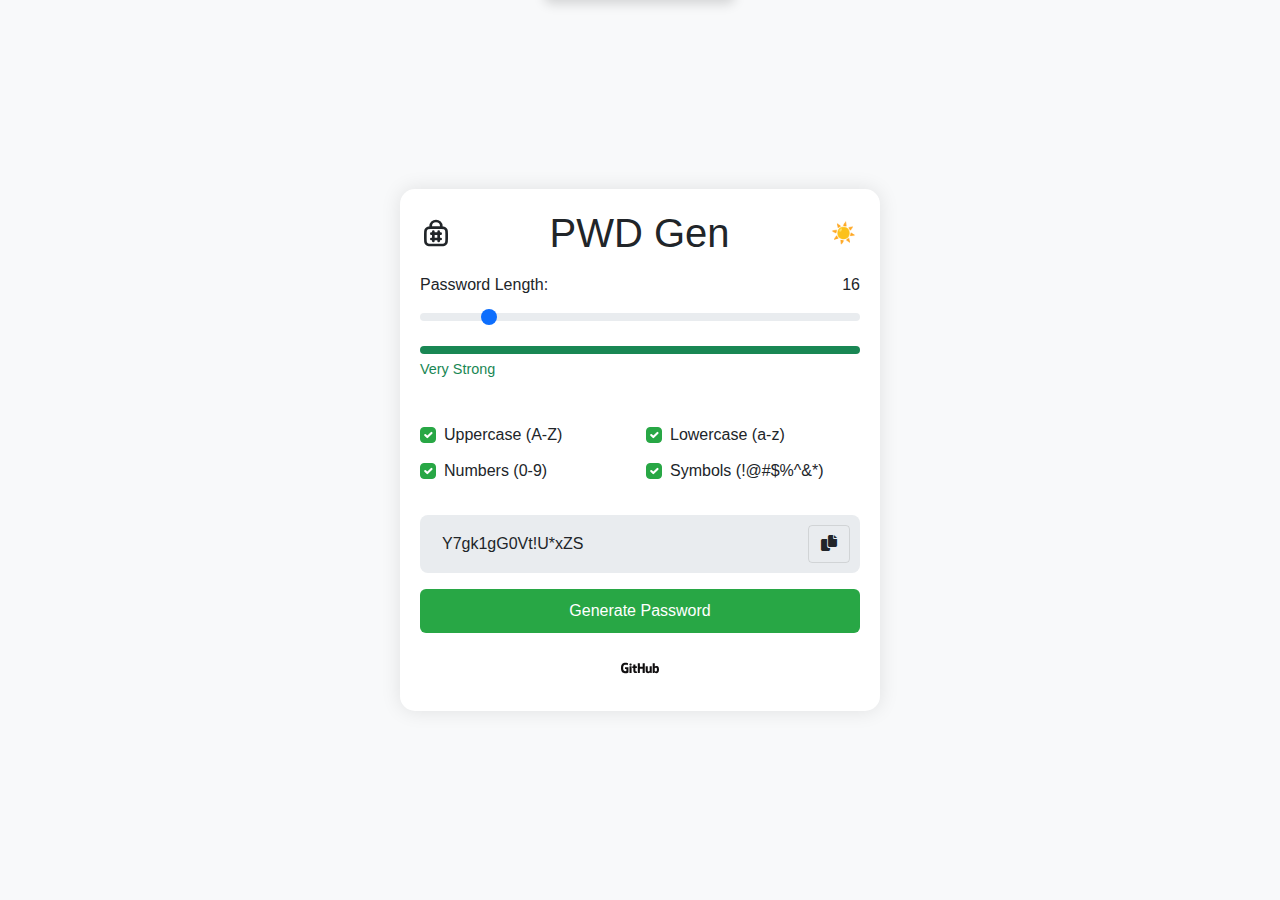
<file: index.html>
<!DOCTYPE html>
<html>
  <head>
    <meta charset="UTF-8">
    <meta name="viewport" content="width=device-width, initial-scale=1.0">
    <title>PWD Gen - Modern Password Generator</title>
    
    <!-- Favicon -->
    <link rel="icon" type="image/x-icon" href="favicon.ico">
    
    <!-- Primary Meta Tags -->
    <meta name="title" content="PWD Gen - Modern Password Generator">
    <meta name="description" content="A modern, secure password generator with a clean interface and real-time strength indication. Available both as a browser extension and a web application.">
    <meta name="keywords" content="password generator, secure passwords, password strength, browser extension, web application, security tool">
    
    <!-- Open Graph / Facebook -->
    <meta property="og:type" content="website">
    <meta property="og:url" content="https://saganaki22.github.io/PWD_Gen/">
    <meta property="og:title" content="PWD Gen - Modern Password Generator">
    <meta property="og:description" content="A modern, secure password generator with a clean interface and real-time strength indication. Available both as a browser extension and a web application.">
    <meta property="og:image" content="https://i.ibb.co/PZJh1X27/og-img.png">
    <meta property="og:image:width" content="1200">
    <meta property="og:image:height" content="630">

    <!-- Twitter -->
    <meta property="twitter:card" content="summary_large_image">
    <meta property="twitter:url" content="https://saganaki22.github.io/PWD_Gen/">
    <meta property="twitter:title" content="PWD Gen - Modern Password Generator">
    <meta property="twitter:description" content="A modern, secure password generator with a clean interface and real-time strength indication. Available both as a browser extension and a web application.">
    <meta property="twitter:image" content="https://i.ibb.co/PZJh1X27/og-img.png">
    
    <link href="https://cdn.jsdelivr.net/npm/bootstrap@5.1.3/dist/css/bootstrap.min.css" rel="stylesheet">
    <link href="https://cdnjs.cloudflare.com/ajax/libs/font-awesome/6.0.0/css/all.min.css" rel="stylesheet">
    <link href="styles.css" rel="stylesheet">
  </head>
  <body>
    <div class="container">
      <div class="password-container">
        <div class="title-container">
          <svg class="logo-svg" viewBox="0 0 24 24" fill="none" xmlns="http://www.w3.org/2000/svg">
            <path d="M16 8.00169L16 7C16 4.79086 14.2091 3 12 3C9.79086 3 8 4.79086 8 7V8.00169M16 8.00169C15.7563 8 15.4907 8 15.2 8H8.8C8.50929 8 8.24373 8 8 8.00169M16 8.00169C17.1649 8.00979 17.8313 8.05658 18.362 8.32698C18.9265 8.6146 19.3854 9.07354 19.673 9.63803C20 10.2798 20 11.1198 20 12.8V16.2C20 17.8802 20 18.7202 19.673 19.362C19.3854 19.9265 18.9265 20.3854 18.362 20.673C17.7202 21 16.8802 21 15.2 21H8.8C7.11984 21 6.27976 21 5.63803 20.673C5.07354 20.3854 4.6146 19.9265 4.32698 19.362C4 18.7202 4 17.8802 4 16.2V12.8C4 11.1198 4 10.2798 4.32698 9.63803C4.6146 9.07354 5.07354 8.6146 5.63803 8.32698C6.16873 8.05658 6.83507 8.00979 8 8.00169M10 11V18M14 11V18M8.5 12.5H15.5M8.5 16.5H15.5" stroke-width="2" stroke-linecap="round" stroke-linejoin="round"/>
          </svg>
          <h1 class="mb-0 flex-grow-1 text-center">PWD Gen</h1>
          <button class="theme-toggle" id="themeToggle" title="Toggle theme">
            ☀️
          </button>
        </div>

        <div class="mb-4">
          <label class="form-label d-flex">
            Password Length: <span id="passwordLengthValue">16</span>
          </label>
          <input type="range" class="form-range" id="passwordLength" min="8" max="64" value="16">
          <div class="strength-meter" id="strengthMeter"></div>
          <div class="strength-label" id="strengthLabel"></div>
          <div class="strength-warning" id="strengthWarning"></div>
        </div>

        <div class="toggle-container">
          <div class="form-check">
            <input class="form-check-input" type="checkbox" id="uppercaseToggle" checked>
            <label class="form-check-label" for="uppercaseToggle">
              Uppercase (A-Z)
            </label>
          </div>
          <div class="form-check">
            <input class="form-check-input" type="checkbox" id="lowercaseToggle" checked>
            <label class="form-check-label" for="lowercaseToggle">
              Lowercase (a-z)
            </label>
          </div>
          <div class="form-check">
            <input class="form-check-input" type="checkbox" id="numbersToggle" checked>
            <label class="form-check-label" for="numbersToggle">
              Numbers (0-9)
            </label>
          </div>
          <div class="form-check">
            <input class="form-check-input" type="checkbox" id="symbolsToggle" checked>
            <label class="form-check-label" for="symbolsToggle">
              Symbols (!@#$%^&*)
            </label>
          </div>
        </div>

        <div class="password-output-container">
          <div class="password-input-wrapper">
            <input type="text" class="form-control border-0 bg-transparent clickable-input" id="passwordOutput" readonly title="Click to copy password">
          </div>
          <button class="btn copy-button" type="button" id="copyButton" title="Copy password">
            <i class="fas fa-copy"></i>
          </button>
        </div>

        <button type="button" class="btn btn-generate btn-primary" id="generatePasswordButton">
          Generate Password
        </button>

        <a href="https://github.com/Saganaki22/PWD_Gen" class="github-link" target="_blank" rel="noopener noreferrer">
          <img src="Logo/github.svg" alt="GitHub" class="github-logo">
        </a>
      </div>
    </div>

    <div class="notification" id="notification">
      <i class="fas fa-check-circle me-2"></i>Password copied!
    </div>

    <script src="index.js"></script>
  </body>
</html>
</file>
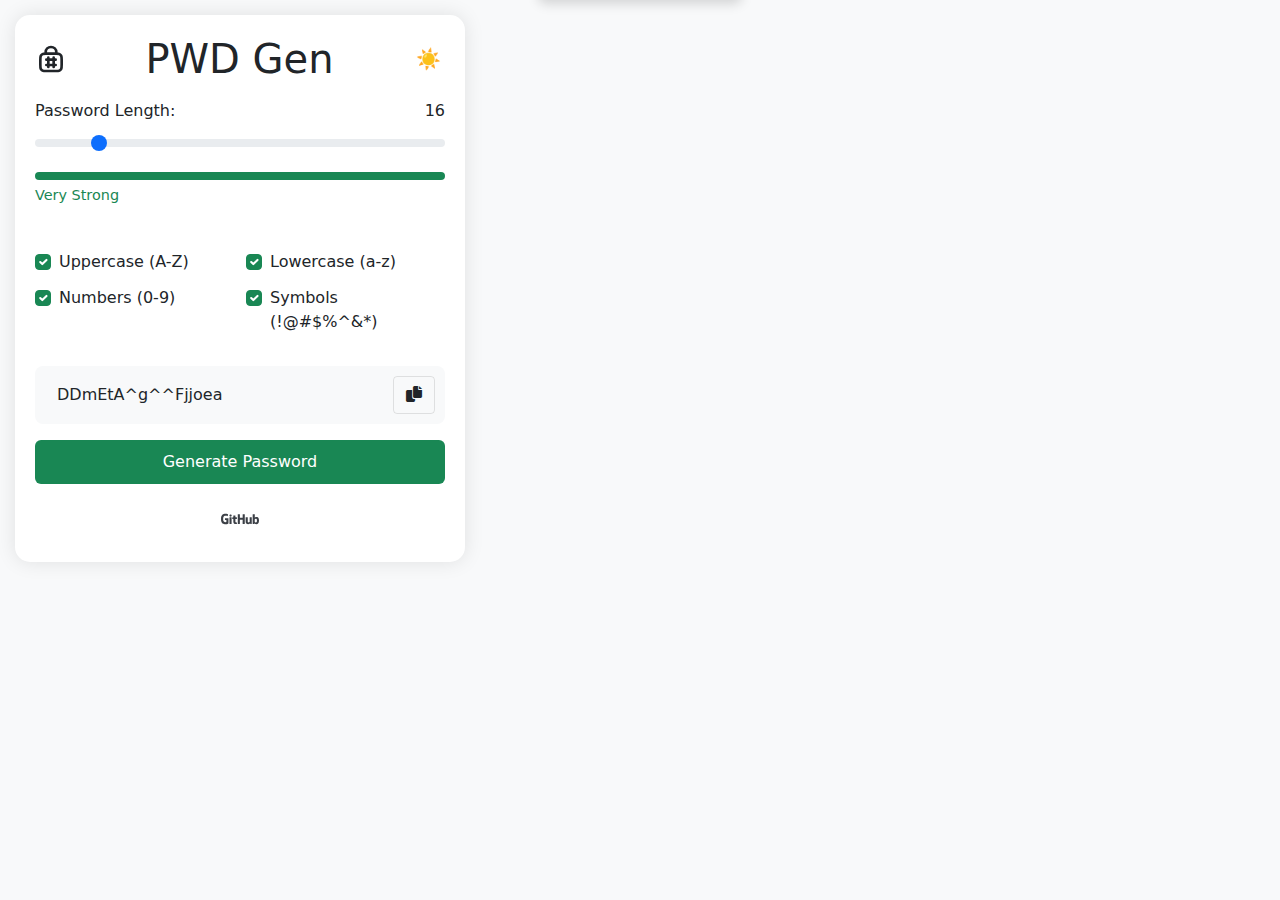
<file: Chrome/index.html>
<!DOCTYPE html>
<html>
  <head>
    <meta charset="UTF-8">
    <title>PWD Gen</title>
    <link href="https://cdn.jsdelivr.net/npm/bootstrap@5.1.3/dist/css/bootstrap.min.css" rel="stylesheet">
    <link href="https://cdnjs.cloudflare.com/ajax/libs/font-awesome/6.0.0/css/all.min.css" rel="stylesheet">
    <link href="styles.css" rel="stylesheet">
  </head>
  <body>
    <div class="container">
      <div class="password-container">
        <div class="title-container">
          <svg class="logo-svg" viewBox="0 0 24 24" fill="none" xmlns="http://www.w3.org/2000/svg">
            <path d="M16 8.00169L16 7C16 4.79086 14.2091 3 12 3C9.79086 3 8 4.79086 8 7V8.00169M16 8.00169C15.7563 8 15.4907 8 15.2 8H8.8C8.50929 8 8.24373 8 8 8.00169M16 8.00169C17.1649 8.00979 17.8313 8.05658 18.362 8.32698C18.9265 8.6146 19.3854 9.07354 19.673 9.63803C20 10.2798 20 11.1198 20 12.8V16.2C20 17.8802 20 18.7202 19.673 19.362C19.3854 19.9265 18.9265 20.3854 18.362 20.673C17.7202 21 16.8802 21 15.2 21H8.8C7.11984 21 6.27976 21 5.63803 20.673C5.07354 20.3854 4.6146 19.9265 4.32698 19.362C4 18.7202 4 17.8802 4 16.2V12.8C4 11.1198 4 10.2798 4.32698 9.63803C4.6146 9.07354 5.07354 8.6146 5.63803 8.32698C6.16873 8.05658 6.83507 8.00979 8 8.00169M10 11V18M14 11V18M8.5 12.5H15.5M8.5 16.5H15.5" stroke-width="2" stroke-linecap="round" stroke-linejoin="round"/>
          </svg>
          <h1 class="mb-0 flex-grow-1 text-center">PWD Gen</h1>
          <button class="theme-toggle" id="themeToggle" title="Toggle theme">
            ☀️
          </button>
        </div>

        <div class="mb-4">
          <label class="form-label d-flex">
            Password Length: <span id="passwordLengthValue">16</span>
          </label>
          <input type="range" class="form-range" id="passwordLength" min="8" max="64" value="16">
          <div class="strength-meter" id="strengthMeter"></div>
          <div class="strength-label" id="strengthLabel"></div>
          <div class="strength-warning" id="strengthWarning"></div>
        </div>

        <div class="toggle-container">
          <div class="form-check">
            <input class="form-check-input" type="checkbox" id="uppercaseToggle" checked>
            <label class="form-check-label" for="uppercaseToggle">
              Uppercase (A-Z)
            </label>
          </div>
          <div class="form-check">
            <input class="form-check-input" type="checkbox" id="lowercaseToggle" checked>
            <label class="form-check-label" for="lowercaseToggle">
              Lowercase (a-z)
            </label>
          </div>
          <div class="form-check">
            <input class="form-check-input" type="checkbox" id="numbersToggle" checked>
            <label class="form-check-label" for="numbersToggle">
              Numbers (0-9)
            </label>
          </div>
          <div class="form-check">
            <input class="form-check-input" type="checkbox" id="symbolsToggle" checked>
            <label class="form-check-label" for="symbolsToggle">
              Symbols (!@#$%^&*)
            </label>
          </div>
        </div>

        <div class="password-output-container">
          <div class="password-input-wrapper">
            <input type="text" class="form-control border-0 bg-transparent clickable-input" id="passwordOutput" readonly title="Click to copy password">
          </div>
          <button class="btn copy-button" type="button" id="copyButton" title="Copy password">
            <i class="fas fa-copy"></i>
          </button>
        </div>

        <button type="button" class="btn btn-generate btn-primary" id="generatePasswordButton">
          Generate Password
        </button>

        <a href="https://github.com/Saganaki22/PWD_Gen" class="github-link" target="_blank" rel="noopener noreferrer">
          <img src="logo/github.svg" alt="GitHub" class="github-logo">
        </a>
      </div>
    </div>

    <div class="notification" id="notification">
      <i class="fas fa-check-circle me-2"></i>Password copied!
    </div>

    <script src="index.js"></script>
  </body>
</html>
</file>
<file: styles.css>
:root {
  --bg-color: #1a1a1a;
  --container-bg: #2d2d2d;
  --text-color: #ffffff;
  --border-color: rgba(255, 255, 255, 0.1);
  --input-bg: #3d3d3d;
  --hover-bg: #4d4d4d;
  --success-color: #28a745;
  --warning-color: #ffc107;
  --danger-color: #dc3545;
  --github-logo-filter: invert(1);
}

[data-theme="light"] {
  --bg-color: #f8f9fa;
  --container-bg: #ffffff;
  --text-color: #212529;
  --border-color: rgba(0, 0, 0, 0.1);
  --input-bg: #e9ecef;
  --hover-bg: #dee2e6;
  --github-logo-filter: invert(0);
}

body {
  margin: 0;
  min-height: 100vh;
  background-color: var(--bg-color);
  color: var(--text-color);
  transition: all 0.3s ease;
  display: flex;
  align-items: center;
  justify-content: center;
  font-family: -apple-system, BlinkMacSystemFont, 'Segoe UI', Roboto, 'Helvetica Neue', Arial, sans-serif;
}

.container {
  padding: 0;
  width: 480px;
  margin: 2rem;
}

.password-container {
  background: var(--container-bg);
  border-radius: 15px;
  padding: 1.25rem;
  padding-bottom: 1.5rem;
  box-shadow: 0 0 20px var(--border-color);
  width: 100%;
  min-height: 450px;
  display: flex;
  flex-direction: column;
}

.notification {
  position: absolute;
  top: 0;
  left: 50%;
  transform: translateX(-50%) translateY(-100%);
  padding: 10px 20px;
  border-radius: 0 0 8px 8px;
  transition: transform 0.3s ease-in-out;
  z-index: 1000;
  color: white;
  box-shadow: 0 4px 12px rgba(0, 0, 0, 0.15);
  text-align: center;
  white-space: nowrap;
}

.notification.show {
  transform: translateX(-50%) translateY(0);
}

.notification.success {
  background: var(--success-color);
}

.notification.error {
  background: var(--danger-color);
}

.strength-meter {
  height: 8px;
  border-radius: 4px;
  margin-top: 10px;
  transition: all 0.3s;
  max-width: 100%;
  background-color: var(--input-bg);
  overflow: hidden;
}

.strength-label {
  margin-top: 5px;
  font-size: 0.9rem;
  font-weight: 500;
}

.strength-warning {
  margin-top: 3px;
  font-size: 0.85rem;
  color: var(--warning-color);
}

.form-check-input:checked {
  background-color: var(--success-color);
  border-color: var(--success-color);
}

.btn-generate {
  background: var(--success-color);
  border: none;
  padding: 10px 20px;
  margin-top: auto;
}

.btn-generate:hover {
  background: #1c7430;
}

.password-output-container {
  background: var(--input-bg);
  border-radius: 8px;
  padding: 10px;
  display: flex;
  gap: 10px;
  align-items: center;
  margin: 1rem 0;
}

.password-input-wrapper {
  flex: 1;
  position: relative;
  min-width: 0;
}

.clickable-input {
  cursor: pointer;
  width: 100%;
  overflow: hidden;
  text-overflow: ellipsis;
  white-space: nowrap;
  transition: all 0.3s ease;
  color: var(--text-color) !important;
  background-color: transparent !important;
}

.clickable-input:hover {
  background-color: var(--hover-bg) !important;
}

.clickable-input.expanded {
  white-space: pre-wrap;
  word-break: break-all;
}

.copy-button {
  background: transparent;
  color: var(--text-color);
  border: 1px solid var(--border-color);
  padding: 0.375rem 0.75rem;
  border-radius: 4px;
  transition: all 0.3s ease;
}

.copy-button:hover {
  background-color: var(--hover-bg);
}

.title-container {
  display: flex;
  align-items: center;
  gap: 1rem;
  margin-bottom: 1rem;
  position: relative;
}

.title-container h1 {
  text-align: center;
  margin: 0;
  flex-grow: 1;
}

.logo-svg {
  width: 32px;
  height: 32px;
  flex-shrink: 0;
}

.logo-svg path {
  stroke: var(--text-color);
}

.theme-toggle {
  background: transparent;
  border: none;
  color: var(--text-color);
  font-size: 1.25rem;
  cursor: pointer;
  padding: 0.25rem;
  border-radius: 50%;
  transition: all 0.3s ease;
  margin-left: auto;
}

.theme-toggle:hover {
  background-color: var(--hover-bg);
}

.form-label {
  display: flex;
  justify-content: space-between;
  align-items: center;
  margin-bottom: 0.5rem;
}

#passwordLengthValue {
  margin-left: 0.5rem;
}

.toggle-container {
  display: grid;
  grid-template-columns: repeat(2, 1fr);
  gap: 0.75rem;
  margin: 1rem 0;
}

.form-check {
  margin: 0;
}

.github-link {
  display: flex;
  justify-content: center;
  margin-top: auto;
  padding-top: 1rem;
  text-decoration: none;
}

.github-logo {
  width: 38px;
  height: 38px;
  transition: all 0.3s ease;
  filter: var(--github-logo-filter);
}

.github-logo:hover {
  transform: scale(1.1);
  filter: var(--github-logo-filter) drop-shadow(0 0 5px currentColor);
  animation: breathe 2s infinite ease-in-out;
}

@keyframes breathe {
  0% {
    filter: var(--github-logo-filter) drop-shadow(0 0 2px currentColor);
  }
  50% {
    filter: var(--github-logo-filter) drop-shadow(0 0 8px currentColor);
  }
  100% {
    filter: var(--github-logo-filter) drop-shadow(0 0 2px currentColor);
  }
}
</file>
<file: Chrome/styles.css>
:root {
  --bg-color: #f8f9fa;
  --text-color: #212529;
  --container-bg: white;
  --input-bg: #f8f9fa;
  --hover-bg: #e9ecef;
  --border-color: rgba(0,0,0,0.1);
  --github-logo-filter: brightness(0) saturate(100%) invert(23%) sepia(10%) saturate(500%) hue-rotate(177deg) brightness(94%) contrast(91%);
}

[data-theme="dark"] {
  --bg-color: #212529;
  --text-color: #f8f9fa;
  --container-bg: #343a40;
  --input-bg: #495057;
  --hover-bg: #6c757d;
  --border-color: rgba(255,255,255,0.1);
  --github-logo-filter: brightness(0) saturate(100%) invert(100%) sepia(0%) saturate(7500%) hue-rotate(175deg) brightness(103%) contrast(103%);
}

body {
  width: 480px;
  margin: 0;
  padding: 15px 15px 23px 15px;
  background-color: var(--bg-color);
  color: var(--text-color);
  transition: all 0.3s ease;
  min-height: 450px;
  max-height: 450px;
  overflow: hidden;
}

.container {
  padding: 0;
  height: 100%;
}

.password-container {
  background: var(--container-bg);
  border-radius: 15px;
  padding: 1.25rem;
  padding-bottom: 1.5rem;
  box-shadow: 0 0 20px var(--border-color);
  width: 100%;
  height: 100%;
  display: flex;
  flex-direction: column;
}

.notification {
  position: absolute;
  top: 0;
  left: 50%;
  transform: translateX(-50%) translateY(-100%);
  padding: 10px 20px;
  border-radius: 0 0 8px 8px;
  transition: transform 0.3s ease-in-out;
  z-index: 1000;
  color: white;
  box-shadow: 0 4px 12px rgba(0, 0, 0, 0.15);
  text-align: center;
  white-space: nowrap;
}

.notification.show {
  transform: translateX(-50%) translateY(0);
}

.notification.success {
  background: #198754;
}

.notification.error {
  background: #dc3545;
}

.strength-meter {
  height: 8px;
  border-radius: 4px;
  margin-top: 10px;
  transition: all 0.3s;
  max-width: 100%;
  background-color: #e9ecef;
  overflow: hidden;
}

.strength-label {
  margin-top: 5px;
  font-size: 0.9rem;
  font-weight: 500;
}

.strength-warning {
  margin-top: 3px;
  font-size: 0.85rem;
  color: #dc3545;
}

.form-check-input:checked {
  background-color: #198754;
  border-color: #198754;
}

.btn-generate {
  background: #198754;
  border: none;
  padding: 10px 20px;
  margin-top: auto;
}

.btn-generate:hover {
  background: #146c43;
}

.password-output-container {
  background: var(--input-bg);
  border-radius: 8px;
  padding: 10px;
  display: flex;
  gap: 10px;
  align-items: center;
  margin: 1rem 0;
}

.password-input-wrapper {
  flex: 1;
  position: relative;
  min-width: 0;
}

.clickable-input {
  cursor: pointer;
  width: 100%;
  overflow: hidden;
  text-overflow: ellipsis;
  white-space: nowrap;
  transition: all 0.3s ease;
  color: var(--text-color) !important;
  background-color: transparent !important;
}

.clickable-input:hover {
  background-color: var(--hover-bg) !important;
}

.clickable-input.expanded {
  white-space: pre-wrap;
  word-break: break-all;
}

.copy-button {
  background: transparent;
  color: var(--text-color);
  border: 1px solid var(--border-color);
  padding: 0.375rem 0.75rem;
  border-radius: 4px;
  transition: all 0.3s ease;
}

.copy-button:hover {
  background-color: var(--hover-bg);
}

.title-container {
  display: flex;
  align-items: center;
  gap: 1rem;
  margin-bottom: 1rem;
  position: relative;
}

.title-container h1 {
  text-align: center;
  margin: 0;
  flex-grow: 1;
}

.logo-svg {
  width: 32px;
  height: 32px;
  flex-shrink: 0;
}

.logo-svg path {
  stroke: var(--text-color);
}

.theme-toggle {
  background: transparent;
  border: none;
  color: var(--text-color);
  font-size: 1.25rem;
  cursor: pointer;
  padding: 0.25rem;
  border-radius: 50%;
  transition: all 0.3s ease;
  margin-left: auto;
}

.theme-toggle:hover {
  background-color: var(--hover-bg);
}

.form-label {
  display: flex;
  justify-content: space-between;
  align-items: center;
  margin-bottom: 0.5rem;
}

#passwordLengthValue {
  margin-left: 0.5rem;
}

.toggle-container {
  display: grid;
  grid-template-columns: repeat(2, 1fr);
  gap: 0.75rem;
  margin: 1rem 0;
}

.form-check {
  margin: 0;
}

.github-link {
  display: flex;
  justify-content: center;
  margin-top: auto;
  padding-top: 1rem;
  text-decoration: none;
}

.github-logo {
  width: 38px;
  height: 38px;
  transition: all 0.3s ease;
  filter: var(--github-logo-filter);
}

.github-logo:hover {
  transform: scale(1.1);
  filter: var(--github-logo-filter) drop-shadow(0 0 5px currentColor);
  animation: breathe 2s infinite ease-in-out;
}

@keyframes breathe {
  0% {
    filter: var(--github-logo-filter) drop-shadow(0 0 2px currentColor);
  }
  50% {
    filter: var(--github-logo-filter) drop-shadow(0 0 8px currentColor);
  }
  100% {
    filter: var(--github-logo-filter) drop-shadow(0 0 2px currentColor);
  }
}
</file>
